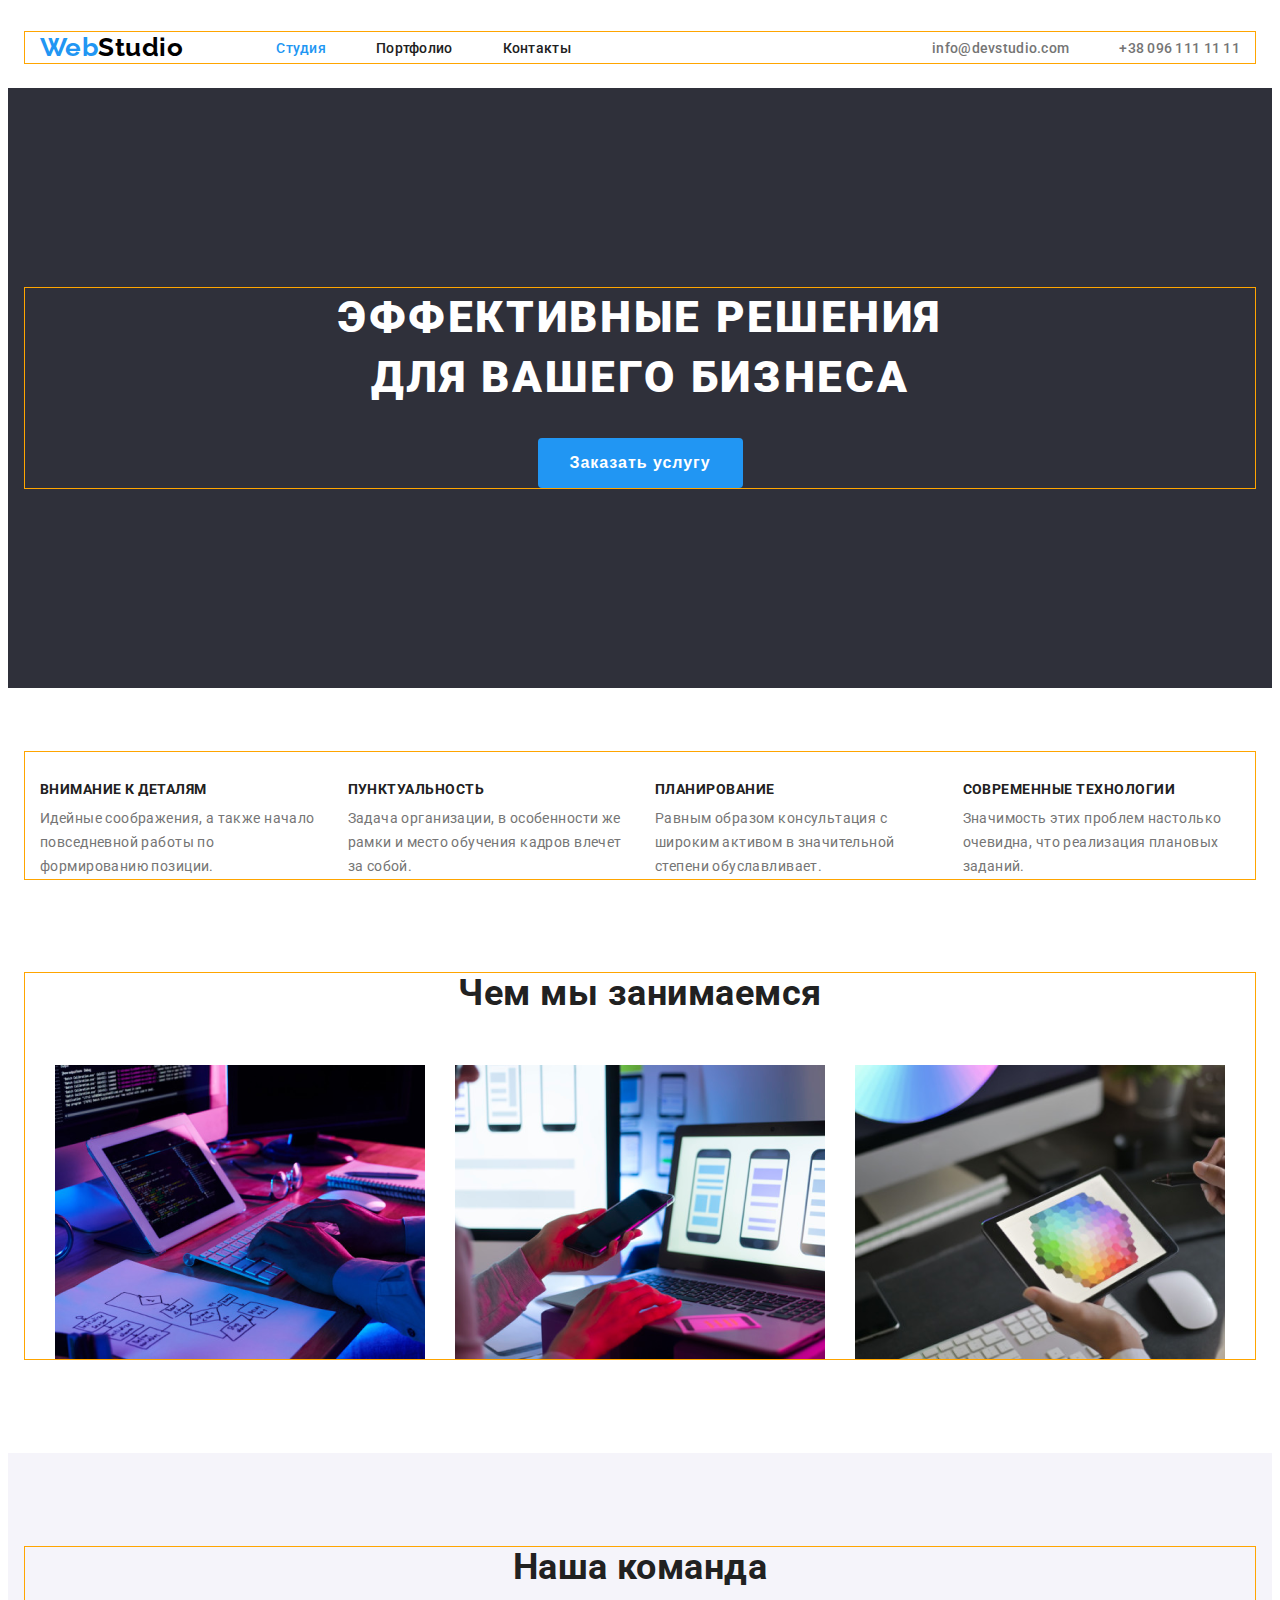
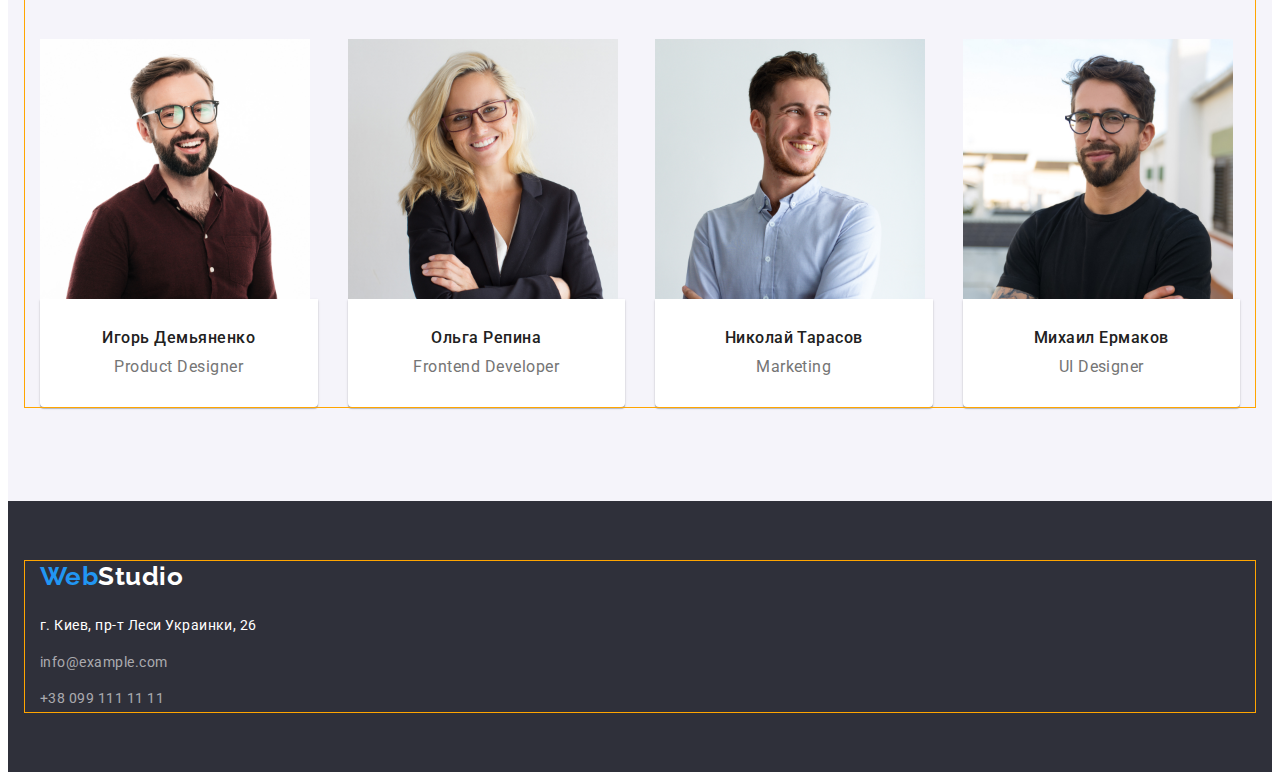
<file: index.html>
<!DOCTYPE html>
<html lang="ru">
  <head>
    <meta charset="UTF-8" />
    <meta http-equiv="X-UA-Compatible" content="IE=edge" />
    <meta name="viewport" content="width=device-width, initial-scale=1.0" />
    <title>WebStudio</title>
    <link rel="stylesheet" href="https://cdnjs.cloudflare.com/ajax/libs/modern-normalize/1.0.0/modern-normalize.min.css"
       integrity="sha512-ISS7cAi1PEhQ8jnbJpJZMd29NlhNj4AWYyLOSp2CE/CsHxTCu+r+t0D2yoJudVrd0/8fTVPUVDzY5Tvli75u/g=="
       crossorigin="anonymous" referrerpolicy="no-referrer" />
    <link rel="preconnect" href="https://fonts.googleapis.com">
    <link rel="preconnect" href="https://fonts.gstatic.com" crossorigin>
    <link href="https://fonts.googleapis.com/css2?family=Raleway:wght@700&family=Roboto:wght@400;500;700;900&display=swap" rel="stylesheet">
    <link rel="stylesheet" href="./css/styles.css">
  </head>

  <body>
    <!-- header -->
    <header class="header">
      <div class="container">
        <nav class="nav">
          <a class="link logo logo-top" href="" lang="en">Web<span class="logo-studio">Studio</span></a>
          <ul class="nav-list list">
             <li class="nav-item">
                 <a class="nav-link link active" href="">Студия</a></li>
             <li class="nav-item">  
                 <a class="nav-link link" href="./portfolio.html">Портфолио</a></li>
             <li class="nav-item">
                 <a class="nav-link link" href="">Контакты</a></li>
          </ul>
        </nav>
        <ul class="nav-list list">
            <li><a class="mail-link link" href="mailto:info@devstudio.com">info@devstudio.com</a></li>
            <li><a class="tel-link link" href="tel:+380961111111">+38 096 111 11 11</a></li>
        </ul>
      </div>
    </header>
    <!-- main -->
    <main>
      <!-- hero -->
      <section class="hero">
        <div class="container">
          <h1 class="hero-title">Эффективные решения для вашего бизнеса</h1>
          <button type="button" class="hero-button">Заказать услугу</button>
        </div>
      </section>
      <!-- advantages -->
      <section class="advantages">
        <div class="container">
          <h2 class="visually-hidden">Наши преимущества</h2>
        <ul class="list advantages-list">
          <li class="advantages-item">
            <h3 class="advantages-title">Внимание к деталям</h3>
            <p class="advantages-text">Идейные соображения, а также начало повседневной работы по формированию позиции.</p></li>
          <li class="advantages-item">
            <h3 class="advantages-title">Пунктуальность</h3>
            <p class="advantages-text">Задача организации, в особенности же рамки и место обучения кадров влечет за собой.</p></li>
          <li class="advantages-item">
            <h3 class="advantages-title">Планирование</h3>
            <p class="advantages-text">Равным образом консультация с широким активом в значительной степени обуславливает.</p></li>
          <li class="advantages-item">
            <h3 class="advantages-title">Современные технологии</h3>
            <p class="advantages-text">Значимость этих проблем настолько очевидна, что реализация плановых заданий.</p></li>
        </ul>
        </div>
      </section>
      <!-- our work -->
      <section class="our-work">
        <div class="container">
          <h2 class="title">Чем мы занимаемся</h2>
          <div class="work-list">
            <img class="work-img" src="./images/work/work1.png" alt="Создаем сайты" width="370" height="294">
            <img class="work-img" src="./images/work/work2.png" alt="Создаем мобильные приложения" width="370" height="294">
            <img class="work-img" src="./images/work/work3.png" alt="Создаем веб приложения" width="370" height="294">
          </div>
        </div>
      </section>
      <!-- team -->
      <section class="team">
        <div class="container">
          <h2 class="title">Наша команда</h2>
        <ul class="list team-list">
          <li class="team-list-item">
            <img class="team-list-item-imq" src="./images/team/team-1.jpg" alt="Фото продукт дизайнера" width="270" height="260">
           <div class="team-container-content">
              <h3 class="team-title">Игорь Демьяненко</h3>
              <p lang="en" class="team-text">Product Designer</p>
           </div>
          </li>
          <li class="team-list-item">
            <img class="team-list-item-imq" src="./images/team/team-2.jpg" alt="Фото разработчика" width="270" height="260">
            <div class="team-container-content">
              <h3 class="team-title">Ольга Репина</h3>
              <p lang="en" class="team-text">Frontend Developer</p>
            </div>
          </li>
          <li class="team-list-item">
            <img class="team-list-item-imq" src="./images/team/team-3.jpg" alt="Фото маркетолога" width="270" height="260">
            <div class="team-container-content">
              <h3 class="team-title">Николай Тарасов</h3>
              <p lang="en" class="team-text">Marketing</p>
            </div>
          </li>
          <li class="team-list-item">
            <img class="team-list-item-imq" src="./images/team/team-4.jpg" alt="Фото дизайнера" width="270" height="260">
            <div class="team-container-content">
              <h3 class="team-title">Михаил Ермаков</h3>
              <p lang="en" class="team-text">UI Designer</p>
            </div>
          </li>
        </ul>
        </div>
        
      </section>
    </main>
    <!-- footer -->
    <footer class="footer">
      <div class="container">
        <a class="link logo" href="" lang="en">Web<span class="logo-background-dark">Studio</span></a>
        <address class="address">
          <ul class="list">
            <li class="footer-item">
              <a class="link link-address" href="https:https://goo.gl/maps/6C7Z414BkpyPZQMt8" target="_blank" rel="noopener noreferrer">
                г. Киев, пр-т Леси Украинки, 26
              </a>
            </li>
            <li class="footer-item">
              <a class="link contact-link" href="mailto:info@example.com">info@example.com</a>
            </li>
            <li>
              <a class="link contact-link"href="tel:+380991111111">+38 099 111 11 11</a>
            </li>
          </ul>
        </address>
      </div>
    </footer>
      

  </body>
</html>
</file>
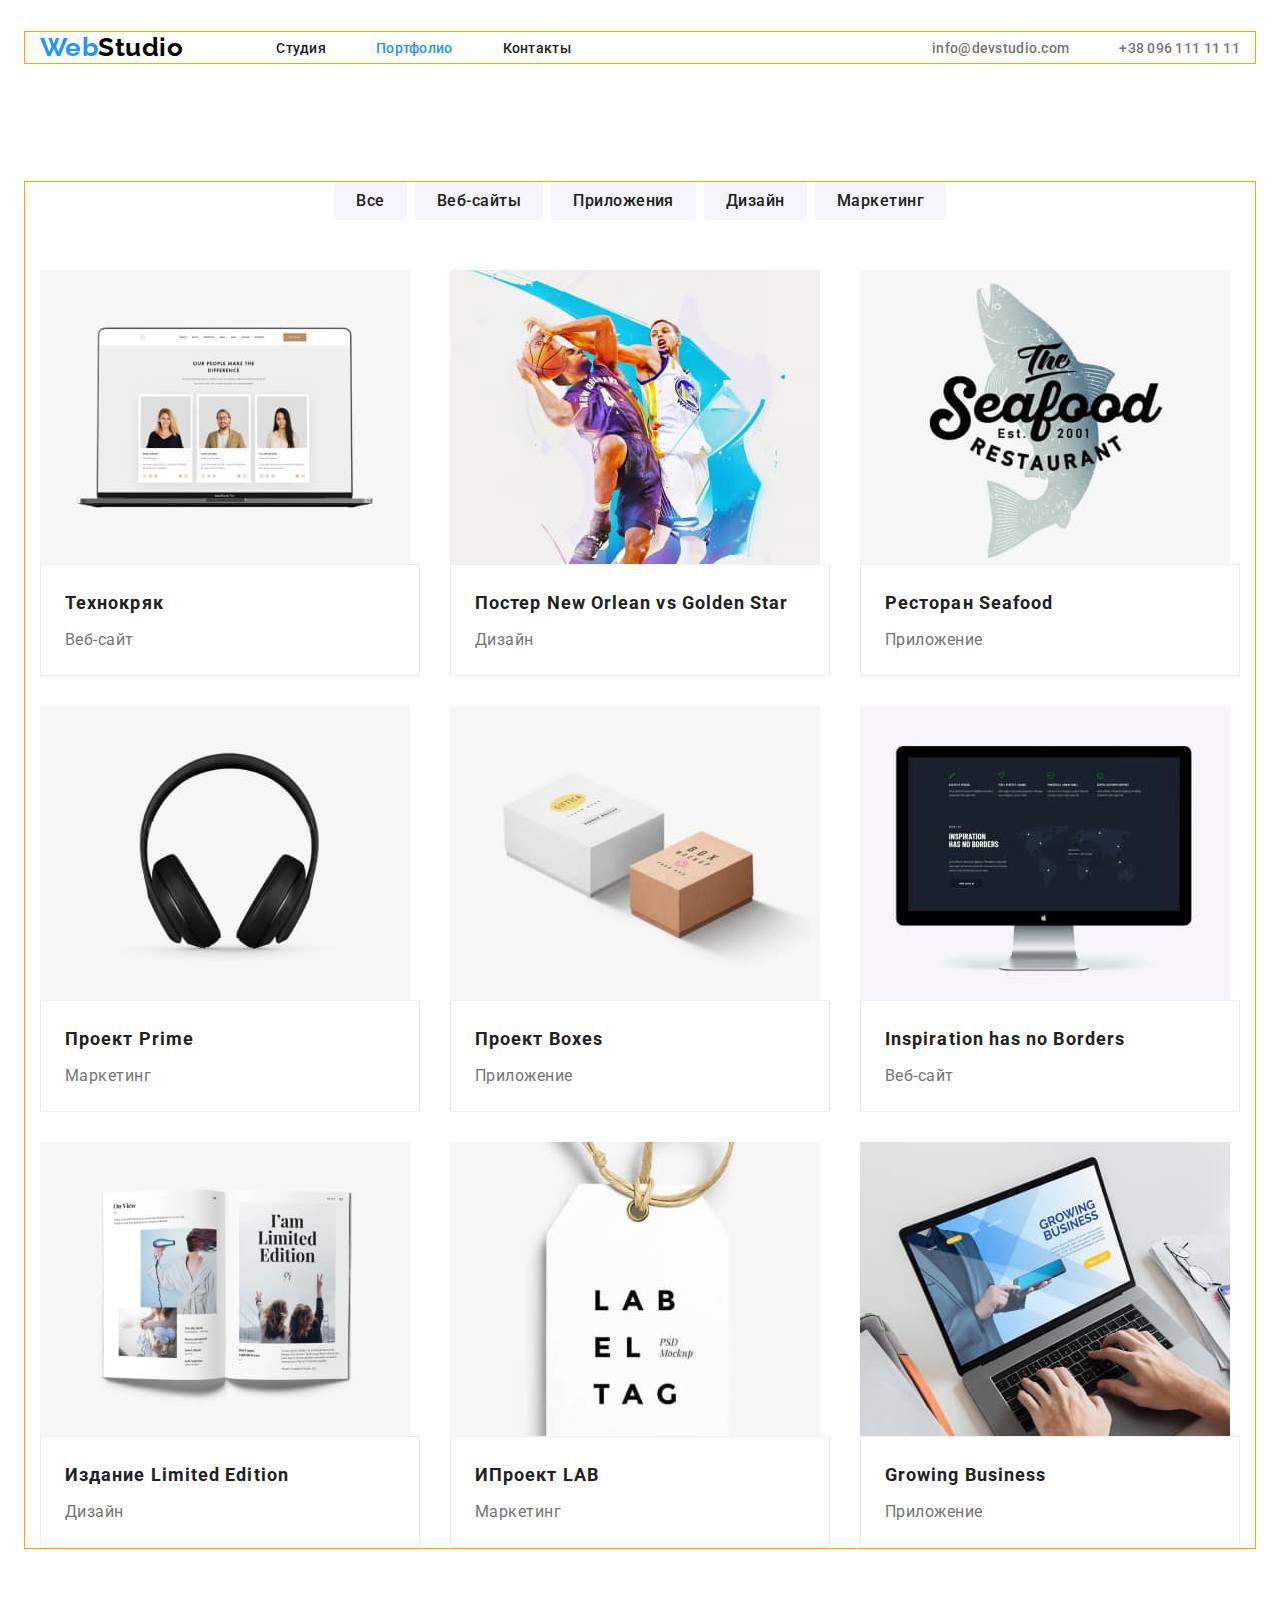
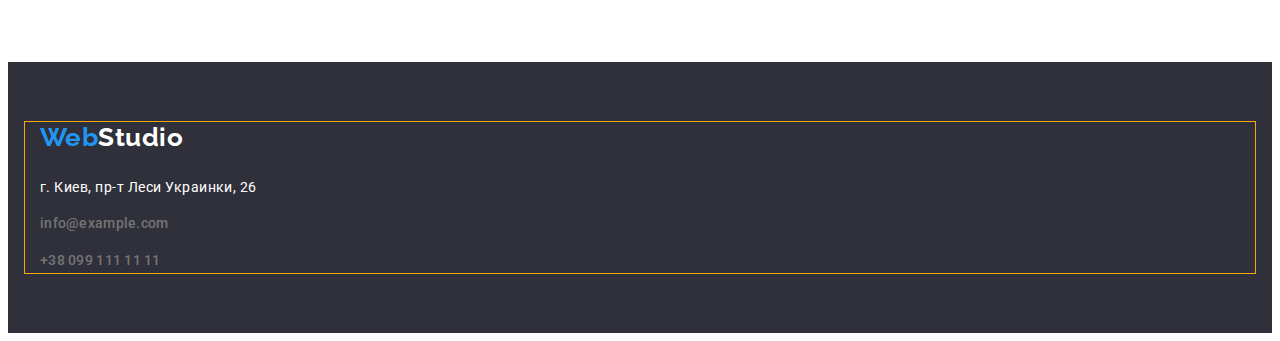
<file: portfolio.html>
<!DOCTYPE html>
<html lang="ru">
    <head>
        <meta charset="UTF-8">
        <meta http-equiv="X-UA-Compatible" content="IE=edge">
        <meta name="viewport" content="width=device-width, initial-scale=1.0">
        <title>Portfolio</title>
        <link rel="stylesheet" href="https://cdnjs.cloudflare.com/ajax/libs/modern-normalize/1.0.0/modern-normalize.min.css"
        integrity="sha512-ISS7cAi1PEhQ8jnbJpJZMd29NlhNj4AWYyLOSp2CE/CsHxTCu+r+t0D2yoJudVrd0/8fTVPUVDzY5Tvli75u/g=="
        crossorigin="anonymous" referrerpolicy="no-referrer" />
        <link rel="preconnect" href="https://fonts.googleapis.com">
        <link rel="preconnect" href="https://fonts.gstatic.com" crossorigin>
        <link href="https://fonts.googleapis.com/css2?family=Raleway:wght@700&family=Roboto:wght@400;500;700&display=swap" rel="stylesheet">
        <link rel="stylesheet" href="./css/styles.css">
    </head>

<body>
    <!-- header -->
    <header class="header">
        <div class="container">
          <nav class="nav">
            <a class="link logo logo-top" href="" lang="en">Web<span class="logo-studio">Studio</span></a>
            <ul class="nav-list list">
               <li class="nav-item">
                   <a class="nav-link link" href="./index.html">Студия</a></li>
               <li class="nav-item">  
                   <a class="nav-link link active" href="./portfolio.html">Портфолио</a></li>
               <li class="nav-item">
                   <a class="nav-link link" href="">Контакты</a></li>
            </ul>
          </nav>
          <ul class="nav-list list">
              <li><a class="mail-link link" href="mailto:info@devstudio.com">info@devstudio.com</a></li>
              <li><a class="tel-link link" href="tel:+380961111111">+38 096 111 11 11</a></li>
          </ul>
        </div>
      </header>
    <!-- main -->
    <main>
        <section class="portfolio">
            <h1 class="visually-hidden">Portfolio</h1>
            <div class="container">
                <ul class="list portfolio-list-button">
                    <li class="filter-item"><button class="portfolio-button">Все</button></li>
                    <li class="filter-item"><button class="portfolio-button">Веб-сайты</button></li>
                    <li class="filter-item"><button class="portfolio-button">Приложения</button></li>
                    <li class="filter-item"><button class="portfolio-button">Дизайн</button></li>
                    <li class="filter-item"><button class="portfolio-button">Маркетинг</button></li>
                </ul>
                <ul class="list portfolio-list">
                    <li class="portfolio-item">
                        <a href=""  class="link portfolio-link">
                            <img src="./images/portfolio/portfolio-1.jpg" alt="" width="370" height="294">
                            <div class="portfolio-cart">
                                <h2  class="portfolio-title">Технокряк</h2>
                                <p class="portfolio-text">Веб-сайт</p>
                            </div>
                            
                        </a>
                    </li>
                    <li class="portfolio-item">
                        <a href="" class="link portfolio-link">
                            <img src="./images/portfolio/portfolio-2.jpg" alt="" width="370" height="294">
                            <div class="portfolio-cart">
                                <h2 class="portfolio-title">Постер New Orlean vs Golden Star</h2>
                                <p class="portfolio-text">Дизайн</p>
                            </div>
                        </a>
                    </li>
                    <li class="portfolio-item">
                        <a href="" class="link portfolio-link">
                            <img src="./images/portfolio/portfolio-3.jpg" alt="" width="370" height="294">
                            <div class="portfolio-cart">
                                <h2 class="portfolio-title">Ресторан Seafood</h2>
                                <p class="portfolio-text">Приложение</p>
                            </div>
                        </a>
                    </li>
                    <li class="portfolio-item">
                        <a href="" class="link portfolio-link">
                            <img src="./images/portfolio/portfolio-4.jpg" alt="" width="370" height="294">
                            <div class="portfolio-cart">
                                <h2 class="portfolio-title">Проект Prime</h2>
                                <p class="portfolio-text">Маркетинг</p>
                            </div>
                        </a>
                    </li>
                    <li class="portfolio-item">
                        <a href="" class="link portfolio-link">
                            <img src="./images/portfolio/portfolio-5.jpg" alt="" width="370" height="294">
                            <div class="portfolio-cart">
                                <h2 class="portfolio-title">Проект Boxes</h2>
                                <p class="portfolio-text">Приложение</p>
                            </div>
                        </a>
                    </li>
                    <li class="portfolio-item">
                        <a href="" class="link portfolio-link">
                            <img src="./images/portfolio/portfolio-6.jpg" alt="" width="370" height="294">
                            <div class="portfolio-cart">
                                <h2 class="portfolio-title">Inspiration has no Borders</h2>
                                <p class="portfolio-text">Веб-сайт</p>
                            </div>
                        </a>
                    </li>
                    <li class="portfolio-item">
                        <a href="" class="link portfolio-link">
                            <img src="./images/portfolio/portfolio-7.jpg" alt="" width="370" height="294">
                            <div class="portfolio-cart">
                                <h2 class="portfolio-title">Издание Limited Edition</h2>
                                <p class="portfolio-text">Дизайн</p>
                            </div>
                        </a>
                    </li>
                    <li class="portfolio-item">
                        <a href="" class="link portfolio-link">
                            <img src="./images/portfolio/portfolio-8.jpg" alt="" width="370" height="294">
                            <div class="portfolio-cart">
                                <h2 class="portfolio-title">ИПроект LAB</h2>
                                <p class="portfolio-text">Маркетинг</p>
                            </div>
                        </a>
                    </li>
                    <li class="portfolio-item">
                        <a href="" class="link portfolio-link">
                            <img src="./images/portfolio/portfolio-9.jpg" alt="" width="370" height="294">
                            <div class="portfolio-cart">
                                <h2 class="portfolio-title">Growing Business</h2>
                                <p class="portfolio-text">Приложение</p>
                            </div>
                            
                        </a>
                    </li>
                </ul>
             </div>
        </section>
    
    </main>

    <!-- footer -->
    <footer class="footer">
        <div class="container">
          <a class="link logo" href="" lang="en">Web<span class="logo-background-dark">Studio</span></a>
          <address class="address">
            <ul class="list">
              <li class="footer-item footer-address">
                <a class="link link-address" href="https:https://goo.gl/maps/6C7Z414BkpyPZQMt8" target="_blank" rel="noopener noreferrer">
                  г. Киев, пр-т Леси Украинки, 26
                </a>
              </li>
              <li class="footer-item">
                <a class="link mail-link" href="mailto:info@example.com">info@example.com</a>
              </li>
              <li>
                <a class="link tel-link"href="tel:+380991111111">+38 099 111 11 11</a>
              </li>
            </ul>
          </address>
        </div>
      </footer>
    
</body>
</html>
</file>
<file: css/styles.css>
:root {
  --main-font: "Roboto", sans-serif;
  --accent-color: #2196f3;
  --primary-text-color: #757575;
  --secondary-text-color: #212121;
  --white-color: #ffffff;
  --section-pt: 94px;
  --section-pb: 94px;
}

body {
  font-family: var(--main-font);
  letter-spacing: 0.03em;
  color: var(--primary-text-color);
}

h1,
h2,
h3,
h4,
h5,
h6,
p {
  margin: 0;
}

ul,
ol {
  margin: 0;
  padding: 0;
}

img {
  display: block;
}

.link {
  text-decoration: none;
}

.list {
  list-style: none;
}

.address {
  font-style: normal;
}

.visually-hidden {
  position: absolute !important;
  clip: rect(1px 1px 1px 1px); /* IE6, IE7 */
  clip: rect(1px, 1px, 1px, 1px);
  padding: 0 !important;
  border: 0 !important;
  height: 1px !important;
  width: 1px !important;
  overflow: hidden;
}

.container {
  width: 1200px;
  margin: 0 auto;
  padding-left: 15px;
  padding-right: 15px;
  outline: 1px solid orange;
}

/*============== header ===============*/

.header {
  padding-top: 24px;
  padding-bottom: 25px;
}

.header .container {
  display: flex;
  align-items: center;
}

.logo {
  font-family: "Raleway", sans-serif;
  font-weight: 700;
  font-size: 26px;
  line-height: 1.19;
  color: var(--accent-color);
}

.logo-top {
  margin-right: 93px;
}

.logo-studio {
  color: #000000;
}

.nav {
  display: flex;
  align-items: center;
}

.nav-list {
  display: flex;
  align-items: center;
  margin-left: auto;
}

.nav-item:not(:last-child) {
  margin-right: 50px;
}

.nav-link {
  font-weight: 500;
  font-size: 14px;
  line-height: 1.14;
  letter-spacing: 0.02em;
  color: var(--secondary-text-color);
}

.nav-link:hover,
.nav-link:focus,
.active {
  color: var(--accent-color);
}

.mail-link,
.tel-link {
  font-weight: 500;
  font-size: 14px;
  line-height: 1.14;
  letter-spacing: 0.02em;
  color: var(--primary-text-color);
}

.mail-link {
  margin-right: 50px;
}

.mail-link:hover,
.mail-link:focus {
  color: var(--accent-color);
}

.tel-link:hover,
.tel-link:focus {
  color: var(--accent-color);
}

/* ============== MAIN ============= */
/*=============== hero =============== */

.hero {
  background-color: #2f303a;
  padding-top: 200px;
  padding-bottom: 200px;
  text-align: center;
}

.hero-title {
  font-weight: 900;
  font-size: 44px;
  line-height: 1.36;
  letter-spacing: 0.06em;
  text-transform: uppercase;
  color: var(--white-color);
  max-width: 696px;
  margin: 0 auto;
}

.hero-button {
  font-weight: 700;
  font-size: 16px;
  line-height: 1.87;
  letter-spacing: 0.06em;
  background-color: var(--accent-color);
  color: var(--white-color);
  border: none;
  border-radius: 4px;
  min-width: 200px;
  padding: 10px 32px;
  margin-top: 30px;
}
.hero-button:hover,
.hero-button:focus {
  background-color: #188ce8;
  color: var(--white-color);
}

/*============ advantages ============*/

.advantages {
  padding-top: var(--section-pb);
  padding-bottom: 47px;
}

.advantages .advantages-list {
  display: flex;
  align-items: center;
  margin-left: -30px;
  margin-top: -30px;
}

.advantages-item {
  flex-basis: calc(100% / 3 - 30px);
  margin-left: 30px;
  margin-top: 30px;
}

.advantages-title { 
  font-weight: 700;
  font-size: 14px;
  line-height: 1.14;
  text-transform: uppercase;
  color: var(--secondary-text-color);
  margin-bottom: 10px;
}

.advantages-text {
  font-weight: 400;
  font-size: 14px;
  line-height: 1.71;
  letter-spacing: 0.03em;
}

/*============ our work ============== */

.our-work {
  padding-top: 47px;
  padding-bottom: var(--section-pb);
}

.work-list {
  display: flex;
  align-items: center;
  justify-content: center;
  margin-left: -30px;
  margin-top: -30px;
  flex-basis: calc(100% / 3 - 30px);
}

.title {
  font-size: 36px;
  line-height: 1.16;
  text-align: center;
  color: var(--secondary-text-color);
  margin-bottom: 50px;
}

.work-img {
  margin-left: 30px;
  margin-top: 30px;
}

/* ============== team ===============*/

.team {
  padding-top: var(--section-pt);
  padding-bottom: var(--section-pb);
  background-color: #f5f4fa;
}

.team .title {
  margin-bottom: 50px;
}

.team-title {
  font-weight: 500;
  font-size: 16px;
  line-height: 1.18;
  text-align: center;
  color: var(--secondary-text-color);
  margin-bottom: 10px;
}

.team-list {
  display: flex;
  margin-left: -30px;
  margin-top: -30px;
}

.team-list-item {
  margin-left: 30px;
  margin-top: 30px;
  flex-basis: calc(100% / 4 - 30px);
}
.team-container-content {
  padding-top: 30px;
  padding-bottom: 30px;
  background-color: var(--white-color);

  box-shadow: 0px 1px 3px rgba(0, 0, 0, 0.12), 0px 1px 1px rgba(0, 0, 0, 0.14), 0px 2px 1px rgba(0, 0, 0, 0.2);
  border-radius: 0px 0px 4px 4px;

}

.team-text {
  font-size: 16px;
  line-height: 1.18;
  text-align: center;
}

/* ========= footer ========= */

.footer {
  background-color: #2f303a;
  padding-top: 60px;
  padding-bottom: 60px;
}

.address {
  line-height: 1.71;
  margin-top: 20px;
}

.link-address {
  font: var(--main-font);
  font-size: 14px;
  color: var(--white-color);
}

.contact-link {
  font-size: 14px;
  color: rgba(255, 255, 255, 0.6); 
  }

.logo-background-dark {
  color: var(--white-color);
}

.footer-logo {
  margin-bottom: 100px;
}


.footer-item {
  margin-bottom: 9px;
}

/* ============ PORTFOLIO ============== */

/*================ main============= */

.portfolio {
  padding-top: 94px;
  padding-bottom: 114px;
}

.portfolio-list-button {
  display: flex;
  margin-bottom: 50px;
  justify-content: center;
}

.portfolio-button {
  font: var(--main-font);
  font-weight: 500;
  font-size: 16px;
  line-height: 1.62;
  text-align: center;
  letter-spacing: 0.03em;
  color: var(--secondary-text-color);
  background: #f5f4fa;
  border: none;
  border-radius: 4px;
  min-width: 73px;
  padding: 6px 22px;
}

.filter-item:not(:first-child) {
  margin-left: 8px;
}

.portfolio-button:hover,
.portfolio-button:focus {
  background-color: var(--accent-color);
  color: var(--white-color);

  
}

.portfolio-list {
  display: flex;
  flex-wrap: wrap;
  margin-left: -30px;
  margin-top: -30px;
}

.portfolio-item {
  margin-left: 30px;
  margin-top: 30px;
  flex-basis: calc(100% / 3 - 30px);

}



.portfolio-cart {
  border: 1px solid #eeeeee;
  padding: 20px 24px;
}

.portfolio-title {
  font: var(--main-font);
  font-weight: 700;
  font-size: 18px;
  line-height: 36px;
  letter-spacing: 0.06em;
  color: var(--secondary-text-color);
}

.portfolio-text {
  font: var(--main-font);
  font-weight: 400;
  font-size: 16px;
  line-height: 30px;
  color: var(--primary-text-color);
  margin-top: 4px;
}
</file>
